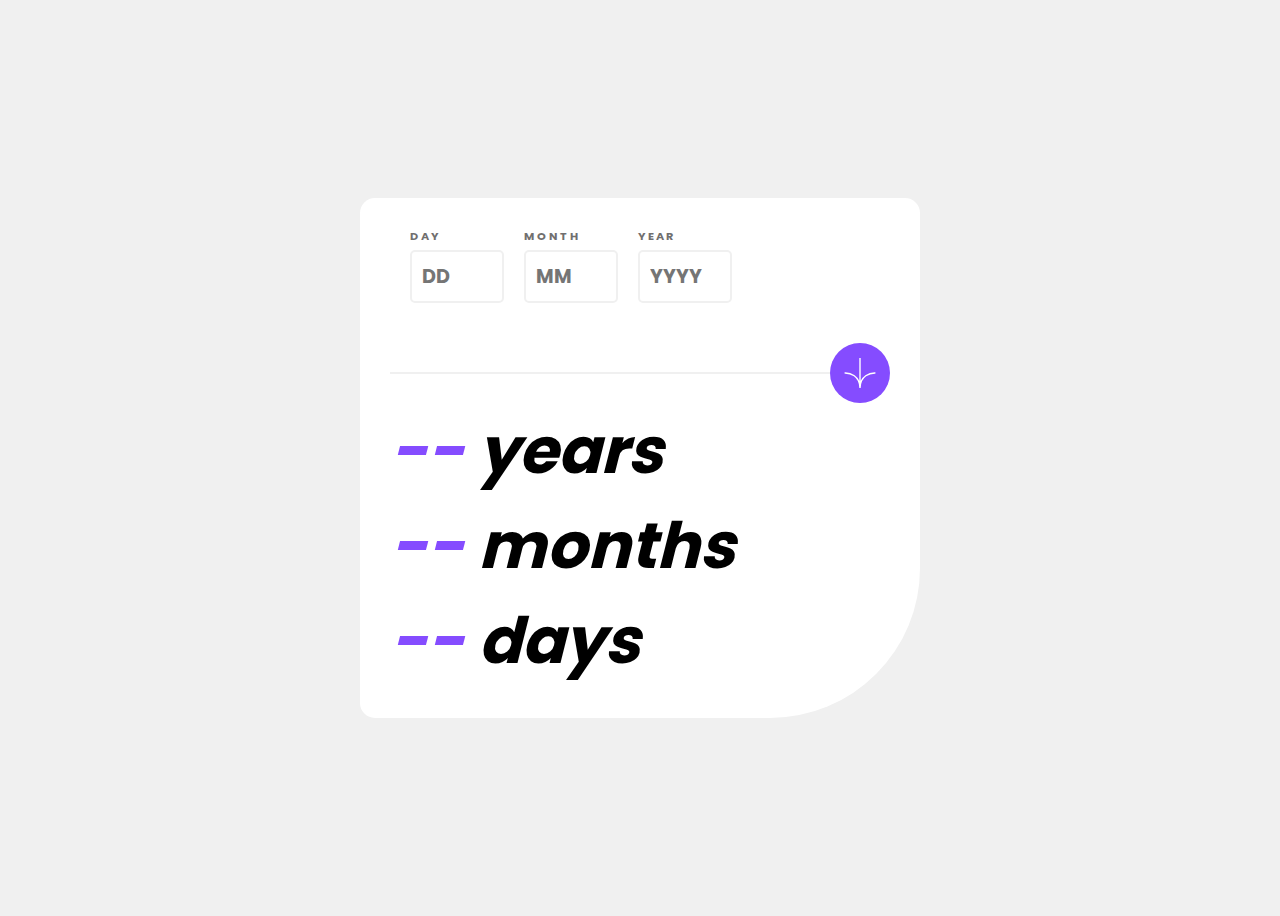
<file: age-calculator-app-main/index.html>
<!DOCTYPE html>
<html lang="en">
<head>
  <meta charset="UTF-8">
  <meta name="viewport" content="width=device-width, initial-scale=1.0"> <!-- displays site properly based on user's device -->

  <link rel="icon" type="image/png" sizes="32x32" href="./assets/images/favicon-32x32.png">
  <link rel="stylesheet" href="style.css">
  <title>Frontend Mentor | Age calculator app</title>

  <!-- Feel free to remove these styles or customise in your own stylesheet 👍 -->
  <!-- <style>
    .attribution { font-size: 11px; text-align: center; }
    .attribution a { color: hsl(228, 45%, 44%); }
  </style> -->
</head>
<body>
  <div class="container">
    <div class="input-flex">
      <div class="input-container">
        <span id="span-id1" class="">DAY</span>
        <input class="" type="number" id="day" placeholder="DD" required>
        <small class="error-day"></small>
      </div>
      <div class="input-container">
        <span id="span-id2" class="">MONTH</span>
        <input class="" type="number" id="month" placeholder="MM" required>
        <small class="error-month"></small>
      </div>
      <div class="input-container">
        <span id="span-id3" class="">YEAR</span>
        <input class="" type="number" id="year" placeholder="YYYY" required>
        <small class="error-year"></small>
      </div>
    </div>
    <div class="submit-block">  
      <hr>
      <button class="submit-btn">
        <img src="./assets/images/icon-arrow.svg" alt="submit_button">
      </button>
    </div>
    <div class="output">
      <h1><span class="output-year">--</span> years</h1>
      <h1><span class="output-month">--</span> months</h1>
      <h1><span class="output-day">--</span> days</h1>
    </div>
  </div>

  <!-- <div class="attribution">
    Challenge by <a href="https://www.frontendmentor.io?ref=challenge" target="_blank">Frontend Mentor</a>. 
    Coded by <a href="#">Your Name Here</a>.
  </div> -->
  <script src="script.js "></script>
</body>
</html>
</file>
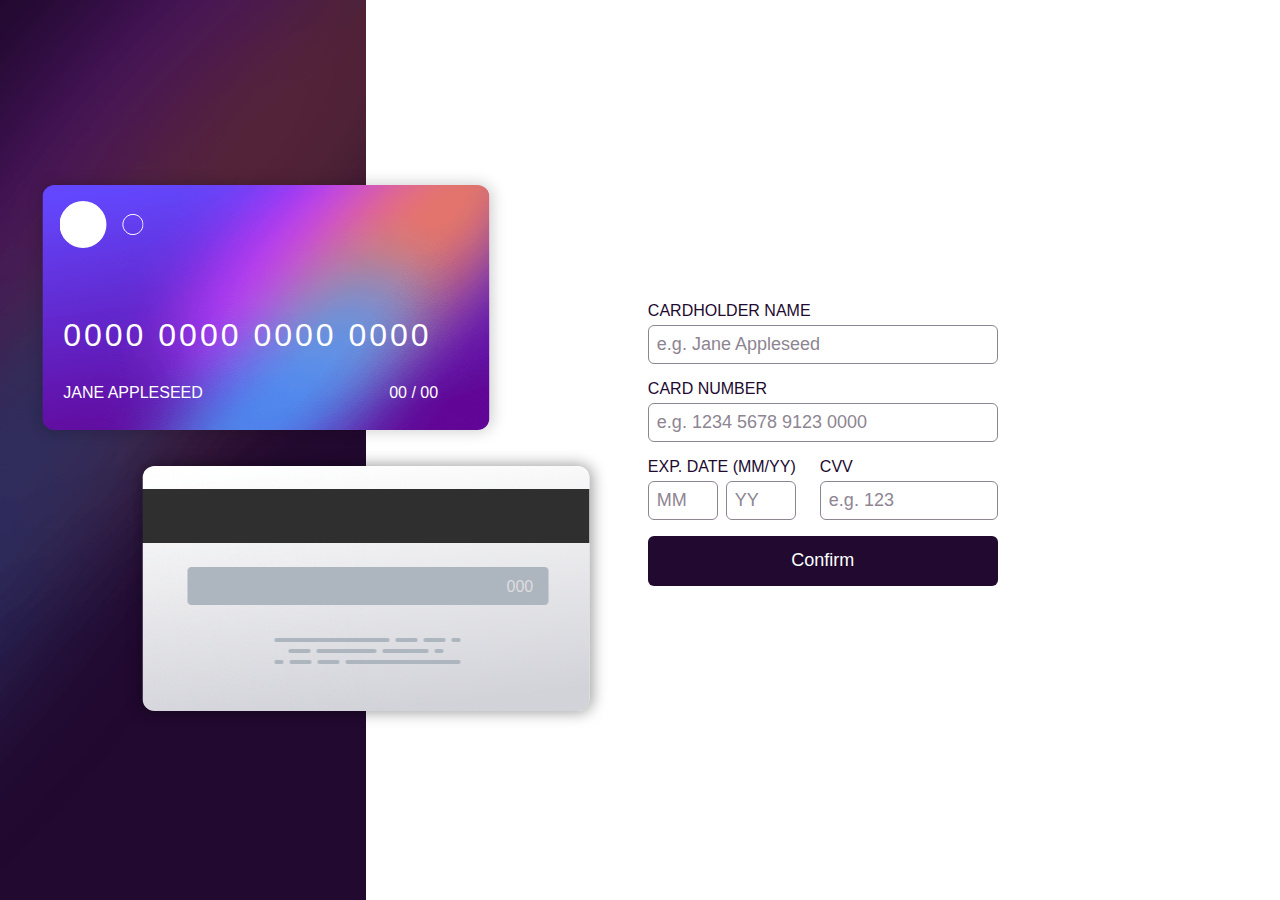
<file: interactive-card-details-form-main/index.html>
<!DOCTYPE html>
<html lang="en">
<head>
  <meta charset="UTF-8">
  <meta name="viewport" content="width=device-width, initial-scale=1.0"> <!-- displays site properly based on user's device -->

  <link rel="icon" type="image/png" sizes="32x32" href="./images/favicon-32x32.png">
  <link rel="stylesheet" href="style.css">
  
  <title>Frontend Mentor | Interactive card details form</title>

  <!-- Feel free to remove these styles or customise in your own stylesheet 👍 -->
  <!-- <style>
    .attribution { font-size: 11px; text-align: center; }
    .attribution a { color: hsl(228, 45%, 44%); }
  </style> -->
</head>
<body>
  <main>
    <div class="container">
      <div class="left-section">
        <div class="cards">
          <div class="front-card">
            <img id="front-card" src="./images/bg-card-front.png" alt="front-card">
            <div class="card-container">
              <img class="card-logo" src="./images/card-logo.svg" alt="logo">
              <h1 id="number">0000 0000 0000 0000</h1>
              <div class="card-info">
                <span id="name"> Jane Appleseed </span>
                <span id="data">
                  <span id="month">00</span>
                  /
                  <span id="year">00</span>
                </span>
              </div>
            </div>
          </div>
          <div class="back-card">
            <img id="back-card" src="./images/bg-card-back.png" alt="back-card">
            <span id="cvc">000</span>
          </div>
        </div>
      </div>
      <div class="right-section">
        <form action="">
          <div class="grid_1">
            <label for="card_name">Cardholder Name</label>
            <input type="text" placeholder="e.g. Jane Appleseed" id="card_name" required>
          </div>
          <div class="grid_2">
            <label for="card_number">Card Number</label>
            <input type="number" placeholder="e.g. 1234 5678 9123 0000" id="card_number" oninput="if(this.value.length > this.maxLength) this.value = this.value.slice(0,this.maxLength)" maxlength="16"  minlength="16" required>
          </div>
          <div class="card_information">
            <div id="card_date">
              <label for="two_inp"> Exp. Date (MM/YY)</label>
              <div class="two_inp">
                <div class="MM">
                      <input type="number"  id="card_MM" placeholder="MM" oninput="if(this.value.length > this.maxLength) this.value = this.value.slice(0,this.maxLength)" maxlength="2"  minlength="2" 
                      required>
                </div>
                <div class="YY">
                  <input type="number" id="card_YY" placeholder="YY" oninput="if(this.value.length > this.maxLength) this.value = this.value.slice(0,this.maxLength)" maxlength="2"  minlength="2"
                  required>
                </div>
              </div>
            </div>
            <div class="grid_4">
              <label for="card_cvv">CVV</label>
              <input id="card_cvv" type="number" placeholder="e.g. 123" oninput="if(this.value.length > this.maxLength) this.value = this.value.slice(0,this.maxLength)" maxlength="3"  minlength="3" required>
            </div>
          </div>
          <button id="submit_btn" type="submit">Confirm</button>
        </form>
        <div class="thank hidden">
          <img src="./images/icon-complete.svg" alt="completed">
          <h1>Thank you!</h1>
          <p>We've added your card details</p>
          <button id="thank-btn" >Continue</button>
        </div>
      </div>
    </div>
  </main>
  
  <!-- <div class="attribution">
    Challenge by <a href="https://www.frontendmentor.io?ref=challenge" target="_blank">Frontend Mentor</a>. 
    Coded by <a href="#">Your Name Here</a>.
  </div> -->
  <script src="index.js"></script>
</body>
</html>
</file>
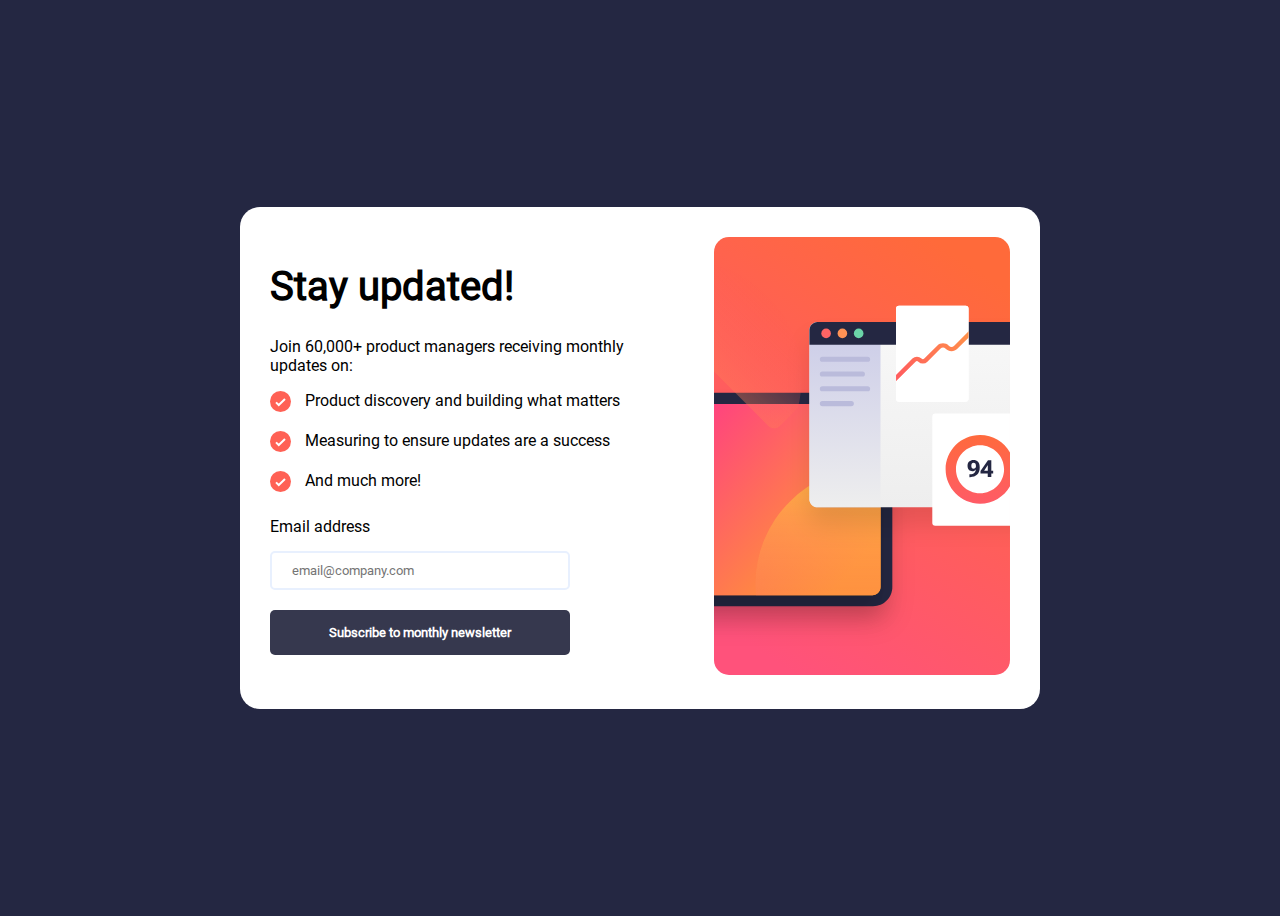
<file: newsletter-sign-up-with-success-message-main/index.html>
<!DOCTYPE html>
<html lang="en">
<head>
  <meta charset="UTF-8">
  <meta name="viewport" content="width=device-width, initial-scale=1.0"> <!-- displays site properly based on user's device -->

  <link rel="icon" type="image/png" sizes="32x32" href="./assets/images/favicon-32x32.png">
  <link rel="stylesheet" href="style.css">
  <title>Frontend Mentor | Newsletter sign-up form with success message</title>

  <!-- Feel free to remove these styles or customise in your own stylesheet 👍 -->
 <!-- <style>
    .attribution { font-size: 11px; text-align: center; }
    .attribution a { color: hsl(228, 45%, 44%); }
  </style>-->
</head>
<body>

  <!-- Sign-up form start -->

  <div class="card">
    <div class="right">
      <h1>Stay updated!</h1>
      <p>Join 60,000+ product managers receiving monthly <br> updates on:</p>
      <ul role="list">
        <li >Product discovery and building what matters</li>
        <li >Measuring to ensure updates are a success</li>
        <li >And much more!</li>
      </ul>
      <form action="" id="newsletter-form">
        <div class="form-labels">
          <label for="email">Email address</label>
          <p class="hide" id="error-message">Valid email required!</p>
        </div>
        <input type="email" id="email" class="" placeholder="email@company.com">
        <button type="submit">Subscribe to monthly newsletter</button>
      </form>
    </div>
    <div class="left">
      <img src="assets/images/illustration-sign-up-desktop.svg" alt="newsletter_image">
    </div>
  </div>

  <!-- Sign-up form end -->

  <!-- Success message start -->
  <div class="card_2 hide">
    <img src="./assets/images/icon-success.svg" alt="">
    <h1>Thanks for subscribing!</h1>
     <p>A confirmation email has been sent to <strong id="submitted-email"></strong> 
      Please open it and click the button inside to confirm your subscription.</p> 
    <button id="dismiss">Dismiss message</button>
  </div>

    <!-- Success message end -->

  <script src="./index.js"></script>

 <!-- Stay updated!

  Join 60,000+ product managers receiving monthly updates on:

  Product discovery and building what matters
  Measuring to ensure updates are a success
  And much more!

  Email address
  email@company.com

  Subscribe to monthly newsletter-->

  


  
  <!--<div class="attribution">
    Challenge by <a href="https://www.frontendmentor.io?ref=challenge" target="_blank">Frontend Mentor</a>. 
    Coded by <a href="#">Your Name Here</a>.
  </div>-->
</body>
</html>
</file>
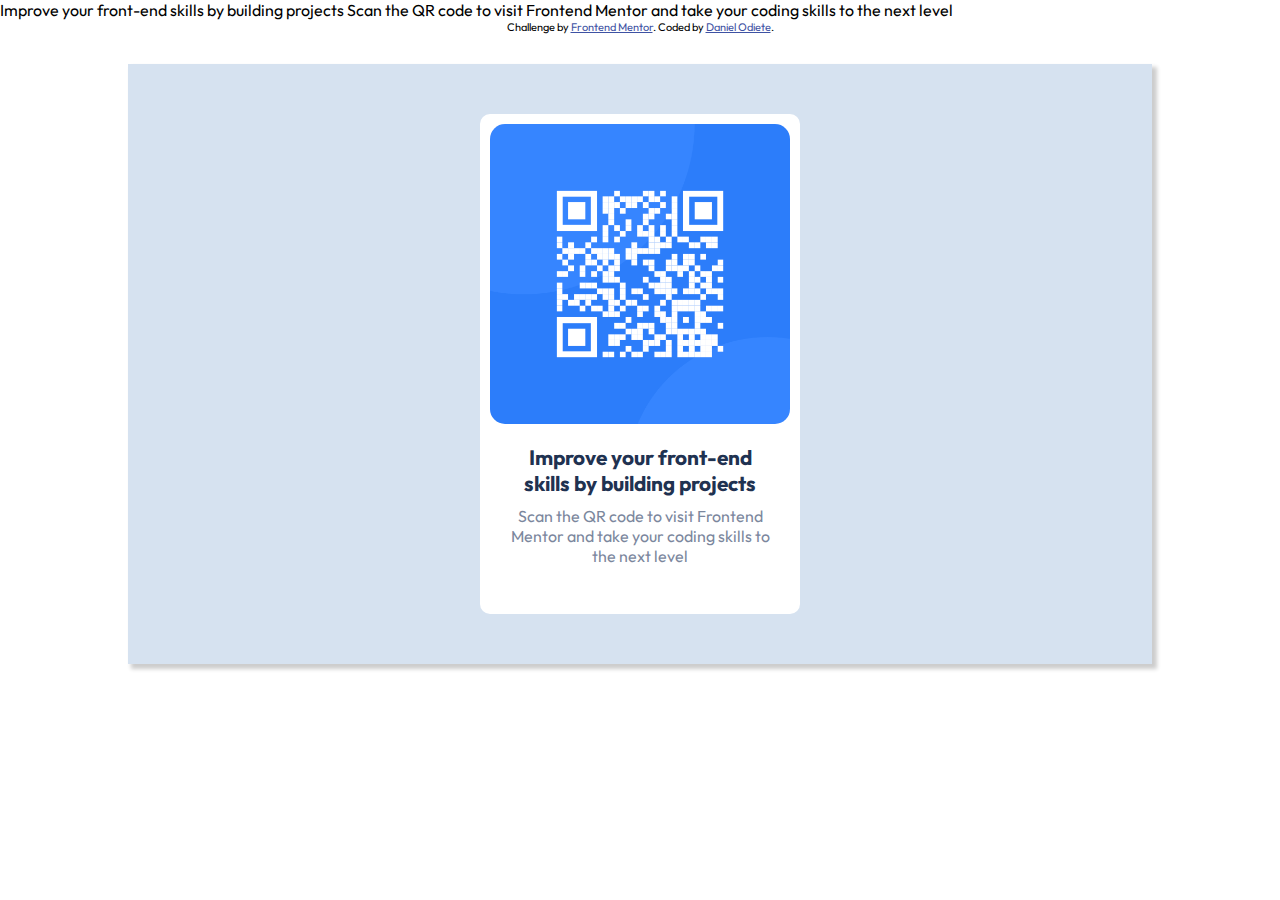
<file: qr-code-component-main/index.html>
<!DOCTYPE html>
<html lang="en">
<head>
  <meta charset="UTF-8">
  <meta name="viewport" content="width=device-width, initial-scale=1.0"> <!-- displays site properly based on user's device -->

  <link rel="icon" type="image/png" sizes="32x32" href="./images/favicon-32x32.png">
  <link rel="preconnect" href="https://fonts.googleapis.com">
<link rel="preconnect" href="https://fonts.gstatic.com" crossorigin>
<link href="https://fonts.googleapis.com/css2?family=Outfit:wght@400;700&display=swap" rel="stylesheet">
  <title>Frontend Mentor | QR code component</title>

  <!-- Feel free to remove these styles or customise in your own stylesheet 👍 -->
  <style>
    *{
      margin: 0px;
      padding: 0px;
      box-sizing: border-box;
    }
    .attribution { font-size: 11px; text-align: center; }
    .attribution a { color: hsl(228, 45%, 44%); }
    body{
      font-family: 'Outfit', sans-serif;
    }
    #main{
      width: 80%;
      height: 600px;
      margin: 30px auto;
      display: flex;
      background-color: hsl(212, 45%, 89%);
      box-shadow: 4px 4px 4px 1px rgba(0, 0, 0, 0.2);
    }
    #tile{
      width: 320px;
      height: 500px;
      background-color: white;
      margin: auto auto;
      border-radius: 10px;
      padding: 10px;
    }
    #img-holder{
      width: 300px;
      height: 300px;
      margin: 0 auto;
      border-radius: 10px;
    }
    #img-holder img{
      border-radius: 15px;
    }
    #text-holder{
      margin-top: 20px;
      text-align: center;

    }
    #text-holder h3{
      color: hsl(218, 44%, 22%);
      font-weight: 700;
      font-size: 1.3em;
    }
    #text-holder p{
      margin-top: 10px;
      color: hsl(220, 15%, 55%);
      font-weight: 400;
    }
  </style>

</head>
<body>

  Improve your front-end skills by building projects

  Scan the QR code to visit Frontend Mentor and take your coding skills to the next level
  
  <div class="attribution">
    Challenge by <a href="https://www.frontendmentor.io?ref=challenge" target="_blank">Frontend Mentor</a>. 
    Coded by <a href="#">Daniel Odiete</a>.
  </div>
  <div id="main">
    <div id="tile">
        <div id="img-holder">
            <img src="images\image-qr-code.png" width="300px" height="300px" alt="QR-code">
        </div>
        <div id="text-holder">
            <h3>Improve your front-end <br> skills by building projects</h3>
            <p>Scan the QR code to visit Frontend <br> Mentor and take your coding skills to <br> the next level</p>
        </div>
    </div>
  </div>

</body>
</html>
</file>
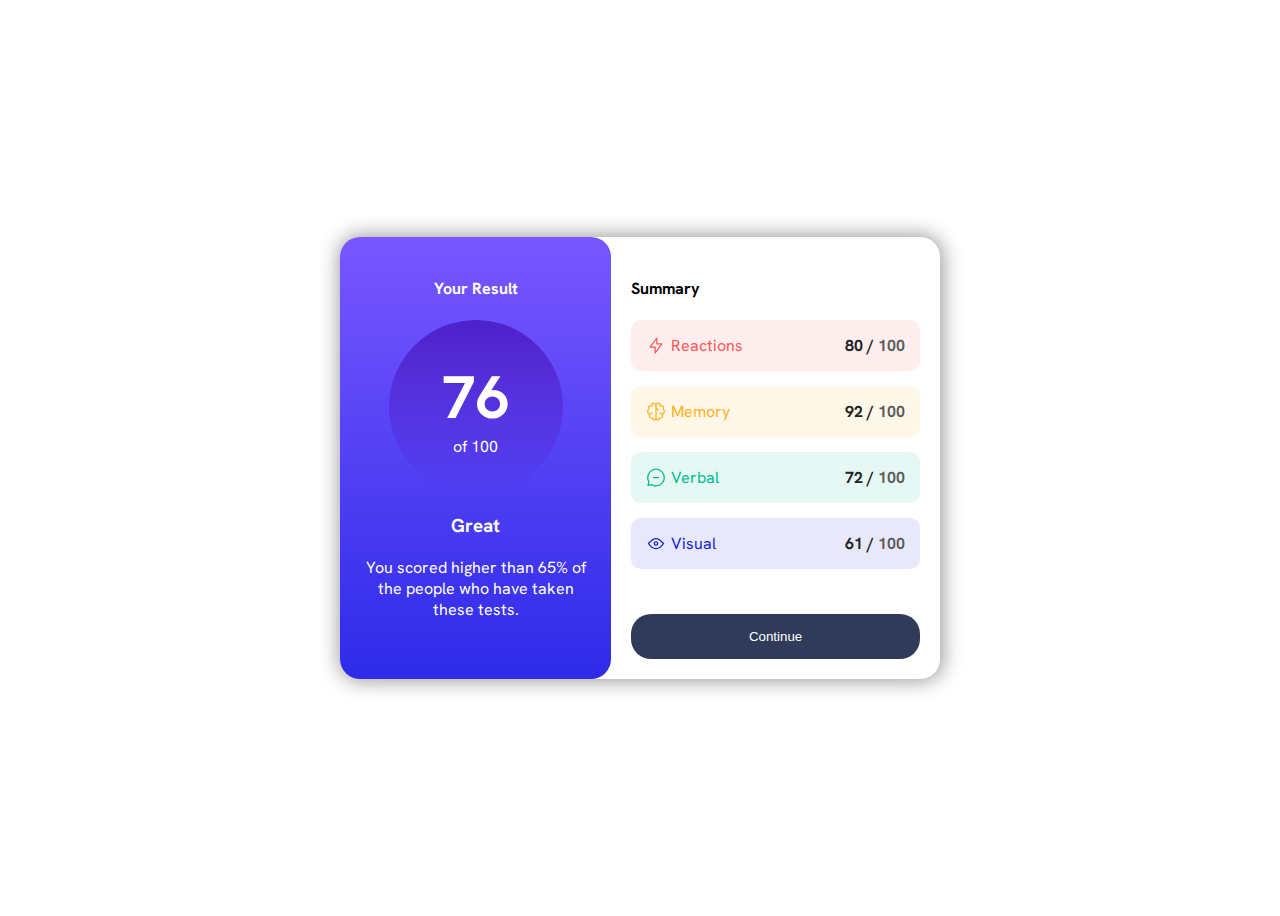
<file: results-summary-component-main/index.html>
<!DOCTYPE html>
<html lang="en">
<head>
  <meta charset="UTF-8">
  <meta name="viewport" content="width=device-width, initial-scale=1.0"> <!-- displays site properly based on user's device -->

  <link rel="icon" type="image/png" sizes="32x32" href="./assets/images/favicon-32x32.png">
  <link rel="stylesheet" href="./style.css">
  
  <title>Frontend Mentor | Results summary component</title>

  <!-- Feel free to remove these styles or customise in your own stylesheet 👍 -->
  <!--<style>
    .attribution { font-size: 11px; text-align: center; }
    .attribution a { color: hsl(228, 45%, 44%); }
  </style>-->
</head>
<body>
    <div class="container">
      <div class="left">
        <h4>Your Result</h4>
        <div class="left-score">
          <span class="big-score">76</span>
          <span class="small-score">of 100</span>
        </div>
        <div class="left-text">
          <h3>Great</h3>
          <p>You scored higher than 65% of the people who have taken these tests.</p>
        </div>
      </div>
      <div class="right">
        <h4>Summary</h4>
        <div class="score-reaction score">
          <div class="score-con">
            <img src="./assets/images/icon-reaction.svg" alt="Reaction">
            <span>Reactions</span>
          </div>
          <span class="black-text">80 / <span class="grey-text"> 100 </span></span>
        </div>

        <div class="score-memory score">
          <div class="score-con">
            <img src="./assets/images/icon-memory.svg" alt="Memory">
            <span>Memory</span>
          </div>
          <span class="black-text">92 / <span class="grey-text"> 100 </span></span>
        </div>
        <div class="score-verbal score">
          <div class="score-con">
            <img src="./assets/images/icon-verbal.svg" alt="verbal">
            <span>Verbal</span>
          </div>
          <span class="black-text">72 / <span class="grey-text"> 100 </span></span>
        </div>
        <div class="score-visual score">
          <div class="score-con">
            <img src="./assets/images/icon-visual.svg" alt="visual">
            <span>Visual</span>
          </div>
          <span class="black-text">61 / <span class="grey-text"> 100 </span></span>
        </div>
        <button>Continue</button>
      </div>
    </div>
  
 <!--- <div class="attribution">
    Challenge by <a href="https://www.frontendmentor.io?ref=challenge" target="_blank">Frontend Mentor</a>. 
    Coded by <a href="#">Your Name Here</a>.
  </div>-->
</body>
</html>
</file>
<file: age-calculator-app-main/style.css>
:root {
    --White: hsl(0, 0%, 100%);
    --Off-white: hsl(0, 0%, 94%);
    --Light-grey: hsl(0, 0%, 86%);
    --Smokey-grey: hsl(0, 1%, 44%);
    --Off-black: hsl(0, 0%, 8%);
    --Purple: hsl(259, 100%, 65%);
    --Light-red: hsl(0, 100%, 67%);
}

@font-face {
    font-family: Poppins;
    src: url(./assets/fonts/Poppins-Bold.ttf);hsl(0, 100%, 67%)
}
*{
    font-family: Poppins !important;
}
body{
    display: flex;
    justify-content: center;
    align-items: center;
    background-color: var(--Off-white);
    min-height: 100vh;
}
.container{
    background-color: var(--White);
    width: 500px;
    max-width: 80%;
    border-bottom-right-radius: 150px;
    border-bottom-left-radius: 15px;
    border-top-right-radius: 15px;
    border-top-left-radius: 15px;
    padding: 30px;
}
input{
    width: 70px;
    padding: 10px;
    border-radius: 5px;
    font-size: 1.2rem;
    border: 2px solid var(--Off-white);
    outline: none;
}
input:focus{
    border: 2px solid var(--Purple);
}
.input-error{
    border: 1px solid hsla(0, 100%, 67%, 0.7);
    outline: none;
    background-color: hsla(0, 100%, 67%, 0.1);
}

small{
    color: var(--Light-red);
    font-size: 0.6rem;
    font-style: italic;
    text-transform: capitalize;
    margin-top: 10px;
}
.submit-block{
    display: flex;
    align-items: center;
    justify-content: center;
    position: relative;
}
hr{
    width: 100%;
    border: 1px solid var(--Off-white);
    background-color: none;

}
.submit-btn{
    width: 60px;
    height: 60px;
    padding: 20px;
    display: flex;
    background-color: var(--Purple);
    justify-content: center;
    align-items: center;
    border: none;
    border-radius: 50%;
    cursor: pointer;
}
.submit-btn:hover{
    background-color: black;
}
.submit-btn img{
    transform: scale(0.7);
}

.output h1{
    margin: 0px;
    font-size: 4rem;
    font-style: italic;
    
}
.output span{
    /* font-weight: bold; */
    font-size: 4rem;
    color: var(--Purple);
    font-style: italic;
}
.input-container{
    display: flex;
    flex-direction: column;
    margin-left: 20px;
    margin-bottom: 20px;
}
.input-container span{
    font-size: 0.7rem;
    letter-spacing: 2px;
    margin-bottom: 5px;
    color: var(--Smokey-grey);
}
.span-error{
    color: var(--Light-red) !important;
}
.input-flex{
    display: flex;
    margin-bottom: 10px;
}
@media (max-width: 768px){
    input{
        width: 80px;
    }
    .output h1{
        margin: 0px;
        font-size: 1.75rem;
    }
    .output span{
        font-size: 1.75rem;
    }
    .submit-btn{
        position: absolute;
        width: 40px;
        height: 40px;
        right: 40%;
    }
    .submit-btn img{
        transform: scale(0.5);
    }

}
@media (max-width: 450px){
    .input-flex .input-container:first-child {
        margin-left: 0;
        padding: 0;
    }
    input{
        width:50%;
    }
}
</file>
<file: interactive-card-details-form-main/style.css>
@import url(https://fonts.google.com/specimen/Space+Grotesk);

:root {
    --Red: hsl(0, 100%, 66%);
    --White: hsl(0, 0%, 100%);
    --Light-grayish-violet: hsl(270, 3%, 87%) ;
    --Dark-grayish-violet: hsl(279, 6%, 55%);
    --Very-dark-violet: hsl(278, 68%, 11%);
}
*, *>*{
    font-family: 'Space Grotesk', sans-serif;
    padding: 0%;
    margin: 0%;
    box-sizing: border-box;
}
body{
    min-height: 100vh;
}
.hidden{
    display: none !important;
}
.error{
    border: 2px solid var(--Red);
}
.error_message{
    gap: 0px;
}
.error_message::after{
    content: "can't be blank";
    color: var(--Red);
    margin-top: .2rem;
}
.invalid{
    border: 2px solid var(--Red);
}
.invalid_message{
    gap: 0px;
}
.invalid_message::after{
    content: "Invalid date";
    color: var(--Red);
    margin-top: .2rem;
}
.container{
    display: flex;
    align-items: center;
}
.left-section{
    min-height: 100vh;
    width: 40%;
    background-image: url('./images/bg-main-desktop.png');
    background-position: center center;
    background-repeat: no-repeat;
    position: relative;
}
.cards{
    position: absolute;
    top: 50%;
    left: 100%;
    display: flex;
    flex-direction: column;
    gap: 2rem;
    transform: translate(-50%, -50%);    
}
.front-card{
    position: relative;
    transform: translateX(-100px);
}
#front-card{
    box-shadow: 1px 0px 15px 1px rgb(0, 0, 0, 0.2);
    border-radius: 12px;
}
.card-logo{
    position: absolute;
    top: 1rem;
    left: 1.1rem;
}
#number{
   position: absolute;
   bottom: 5rem;
   left: 1rem;
   letter-spacing: 2px;
   color: var(--White);
   font-weight: 500;
   letter-spacing: 3px;
   padding-left: 5px;
}
#name{
    padding-left: 5px;
    text-transform: uppercase;
}
.card-info{
    position: absolute;
    bottom: 2rem;
    width: 85%;
    left: 1rem;
    right: 3rem;
    display: flex;
    justify-content: space-between;
    color: var(--White);
}
.back-card{
    position: relative;
    
}
#back-card{
    box-shadow: 1px 0px 15px 1px rgb(0, 0, 0, 0.4);
    border-radius: 12px;
}
#cvc{
    position: absolute;
    right: 3.5rem;
    top: 7rem;
    color: var(--Light-grayish-violet);
}
.right-section{
    display: flex;
    align-items: center;
    justify-content: center;
    width: 100%;
}
.right-section form{
    display: grid;
    gap: 1rem;
    width: 350px;
    grid-template-columns: repeat(2,1fr);
    grid-template-rows: repeat(4,1fr);
}
label{
    color: var(--Very-dark-violet);
    margin-bottom: .3rem;
    text-transform: uppercase;
}
input{
    padding: .5rem;
    font-size: 18px;
    border: 1px solid var(--Dark-grayish-violet);
    border-radius: 6px;
}
input::-webkit-outer-spin-button, input::-webkit-inner-spin-button{
    -webkit-appearance: none;
    margin: 0;
}
input::placeholder{
    font-family: inherit;
    color: var(--Dark-grayish-violet);
}
input:focus{
    outline-color: hsl(249,99%,64%);
}
.grid_1{
    display: flex;
    flex-direction: column;
    grid-column: 2 span;
}
.grid_2{
    display: flex;
    flex-direction: column;
    grid-column: 2 span;
}
.grid_4{
    display: flex;
    flex-direction: column;
    grid-column: 1 span;
}
.card_information{
    display: flex;
    grid-column: 2 span;
    gap: 1rem;
}
#card_date{
    display: flex;
    flex-direction: column;
    grid-column: 1 span;
}
#card_date .two_inp{
    display: flex;
}
.two_inp div{
    flex-direction: column;
}
#card_date div input{
    width: 70px;
    margin-inline: .5rem;
    margin-left: 0;
}
#card_cvv{
    width: 100%;
}
form button{
    grid-column: 2 span;
    font-size: 18px;
    height: 50px;
    color: var(--White);
    border: 0px solid var(--Very-dark-violet);
    border-radius: 6px;
    background-color: var(--Very-dark-violet);
    cursor: pointer;
}
form button:hover{
    background-color: hsla(278, 68%, 11%, .9);
}
.thank{
    width: 350px;
    display: flex;
    flex-direction: column;
    align-items: center;
    justify-content: center;
    gap: 2rem;
}
.thank h1{
    text-transform: uppercase;
    letter-spacing: 3px;
}
.thank p{
    font-size: 18px;
    color: var(--Dark-grayish-violet);
}
.thank button{
    color: var(--White);
    width: 100%;
    border-radius: 6px;
    border: 0px solid var(--Very-dark-violet);
    padding: 1rem;
    font-size: 18px;
    background-color: var(--Dark-grayish-violet);
    cursor: pointer;
}
.thank button:hover{
    background-color: hsla(278, 68%, 11%, .9);
}
@media screen and (max-width:1023px) {
    .front-card, .front-card img, .back-card, .back-card img{
        width: 300px;
    }
    .card-container .card-logo{
        width: 50px;
    }
    #number{
        font-size: 1.1rem;
    }
    #cvc{
        top: 42%;
        right: 12%;
    }
}
@media screen and (max-width:767px){
    .container{
        flex-direction: column;
    }
    .front-card, .front-card img, .back-card, .back-card img{
        width: 280px;
    }
    .left-section{
        width: 100%;
        min-height: 30vh;
        background-image: url("./images/bg-main-mobile.png");
    }
    .cards{
        flex-direction: column-reverse;
        left: 61%;
        top: 60%;
        gap: 0;
    }
    .back-card{
        transform: translateY(70px);
    }
    .front-card{
        z-index: 100;
    }
    .right-section{
        margin-top: 6rem;
    }
    #number{
        top: 50%;
    }
    #name{
        margin-top: 10px;
        font-size: .6rem;
    }
    #data{
        margin-top: 10px;
        font-size: .6rem;
    }
}
</file>
<file: newsletter-sign-up-with-success-message-main/style.css>
@font-face{
    font-family: Myfont;
    src:url(./assets/fonts/Roboto-Regular.ttf)
}
*{
    box-sizing: border-box;
}
body{
    font-family: Myfont, helvetica;
    display: flex;
    justify-content: center;
    align-items: center;
    min-height: 100vh;
    background-color: hsl(234, 29%, 20%);
}
.card{
    display: flex;
    width: 800px;
    background-color: #fff;
    padding: 30px;
    border-radius: 20px;
}
.right{
    width: 60%;
}
.left{
    width: 40%;
}
.left img{
    width: 100%;
    border-radius: 15px;
}
ul{
    list-style: none; 
    padding: 0px;   
}  
ul li{
    background-image :url(./assets/images/icon-list.svg);
    background-repeat: no-repeat;
    min-height: 30px;
    margin-bottom: 10px;
    padding-left: 35px;
    
}
form{
    display: flex;
    flex-direction: column;
    width: 300px;
}
label{
    margin-bottom: 15px;
}
input{
    padding: 10px 20px;
    font-family: inherit;
    border-radius: 5px;
    border: 2px solid #E8F0FE;
    outline: none;
    cursor: pointer;
}
input.error{
     background-color: hsla(4, 100%, 67%, .2);
     box-shadow: 0px 0px 0px 1px hsl(4, 100%, 67%);
     color: hsl(4, 100%, 67%);
     border: 1px solid hsl(4, 100%, 67%);
}
button{
    font-family: inherit;
    font-weight: bold;
    margin-top: 20px;
    padding: 15px 20px;
    border: none;
    color: #fff;
    border-radius: 5px;
    cursor: pointer;
    background-color: hsl(235, 18%, 26%);
}
button:hover{
    background-color: hsl(4, 100%, 67%);
    transition: all .2s;
}
button:focus {
    outline: 2px solid transparent;
}
button:focus-visible{
    box-shadow: 0px 0px 0px 3px hsl(4, 100%, 67%), 0px 0px 0px 6px hsla(4, 100%, 67%, .6);
}

h1{
    font-size: 40px;
}
.hide{
    display: none;
}
.card_2{
    background-color: #fff;
    width: 400px;
    padding: 40px;
    border-radius: 5px;
}
.card_2 h1{
    font-size: 40px ;
}
.card_2 button{
    width: 100%;
}
.form-labels{
    display: flex;
    justify-content: space-between;
}
#error-message{
    color: red;
    font-size: 14px;
    margin: 0px;
    padding: 0px;
}

@media (max-width:768px) {
    .card{
        flex-direction: column-reverse;
        width: 100%;
        padding: 0;
    }
    body{
        padding: 0;
        margin: 0;
    }
    .card h1{
        font-size: 30px;
    }
    .right{
        width: 100%;
        padding: 20px;
    }
    .left{
        width: 100%;
    }
    .left img{
        content:url(./assets/images/illustration-sign-up-mobile.svg)
    }
    form{
        width: 90%;
    }
    .card_2{
        min-height: 100vh;
    }
}
</file>
<file: results-summary-component-main/style.css>
@font-face {
    font-family: 'HankenGrotesk';
    font-display: swap;
    font-weight: 100 900;
    src: url('assets/fonts/HankenGrotesk-VariableFont_wght.ttf') format('truetype')

}
body{
   display: flex;
   justify-content: center;
   align-items: center;
   min-height: 100vh;
   font-family: HankenGrotesk, sans-serif;
}
.container{
    display: flex;
    justify-content: center;
    width: 600px;
    border-radius: 20px;
    box-shadow: 1px 0px 20px 2px rgb(0, 0, 0, 0.4);
}
.left{
    color: white;
    padding: 20px;
    border-radius: 20px;
    width: 40%;
    text-align: center;
    background: linear-gradient(hsl(252, 100%, 67%), hsl(241, 81%, 54%));
}
.left h4{
    text-align: center;
}
.right{
    width: 50%;
    padding: 20px;
}
.left-score{
    padding: 50px;
    height: 74px;
    width: 74px;
    border-radius: 100%;
    background: linear-gradient(hsla(256, 72%, 46%, 1), hsla(241, 72%, 46%, 0));
    display: flex;
    align-items: center;
    justify-content: center;
    flex-direction: column;
    margin: 0 auto;
}
.big-score{
    color: #fff;
    font-weight: bold;
    font-size: 60px;
}
.score-con{
    display: flex;
}
.score-con img{
    margin-right: 5px;
}
.score{
    display: flex;
    justify-content: space-between;
    margin-bottom: 15px;
    padding: 15px;
    border-radius: 10px;
}
.score-reaction{
    background-color: hsla(0, 100%, 67%, 0.1);
    color:hsl(0, 100%, 67%);
}
.score-memory{
    background-color: hsla(39, 100%, 56%, 0.1);
    color:hsl(39, 100%, 56%);
}
.score-verbal{
    background-color: hsla(166, 100%, 37%, 0.1);
    color:hsl(166, 100%, 37%);
}
.score-visual{
    background-color: hsla(234, 85%, 45%, 0.1);
    color:hsl(234, 85%, 45%);
}
.black-text{
    color:#222;
    font-weight: bold;
}
.grey-text{
    color:rgba(87, 87, 87, 0.992)
}
button{
    margin-top: 30px;
    padding: 15px 30px;
    border: none;
    color:white;
    background-color: hsl(224, 30%, 27%);
    width: 100%;
    border-radius: 20px;
    cursor: pointer;
}
button:hover, button:active{
    background: linear-gradient(hsl(252, 100%, 67%), hsl(241, 81%, 54%));
}

@media(max-width: 760px){
    body{
        overflow: hidden;
    }
    .left{
        width:100%;
        padding: 0;
        border-radius: 0px;
        border-bottom-left-radius: 20px;
        border-bottom-right-radius: 20px;
    }
    .right{
        padding: 0;
        width: 80%;
        margin: 0 auto;
    }
    .left-text{
        padding: 20px;
        text-align: center;
    }
    .container{
        width: 100%;
        flex-direction: column;
        border-radius: 0px;
        overflow: hidden;
        padding: 0;
    }
}
</file>
